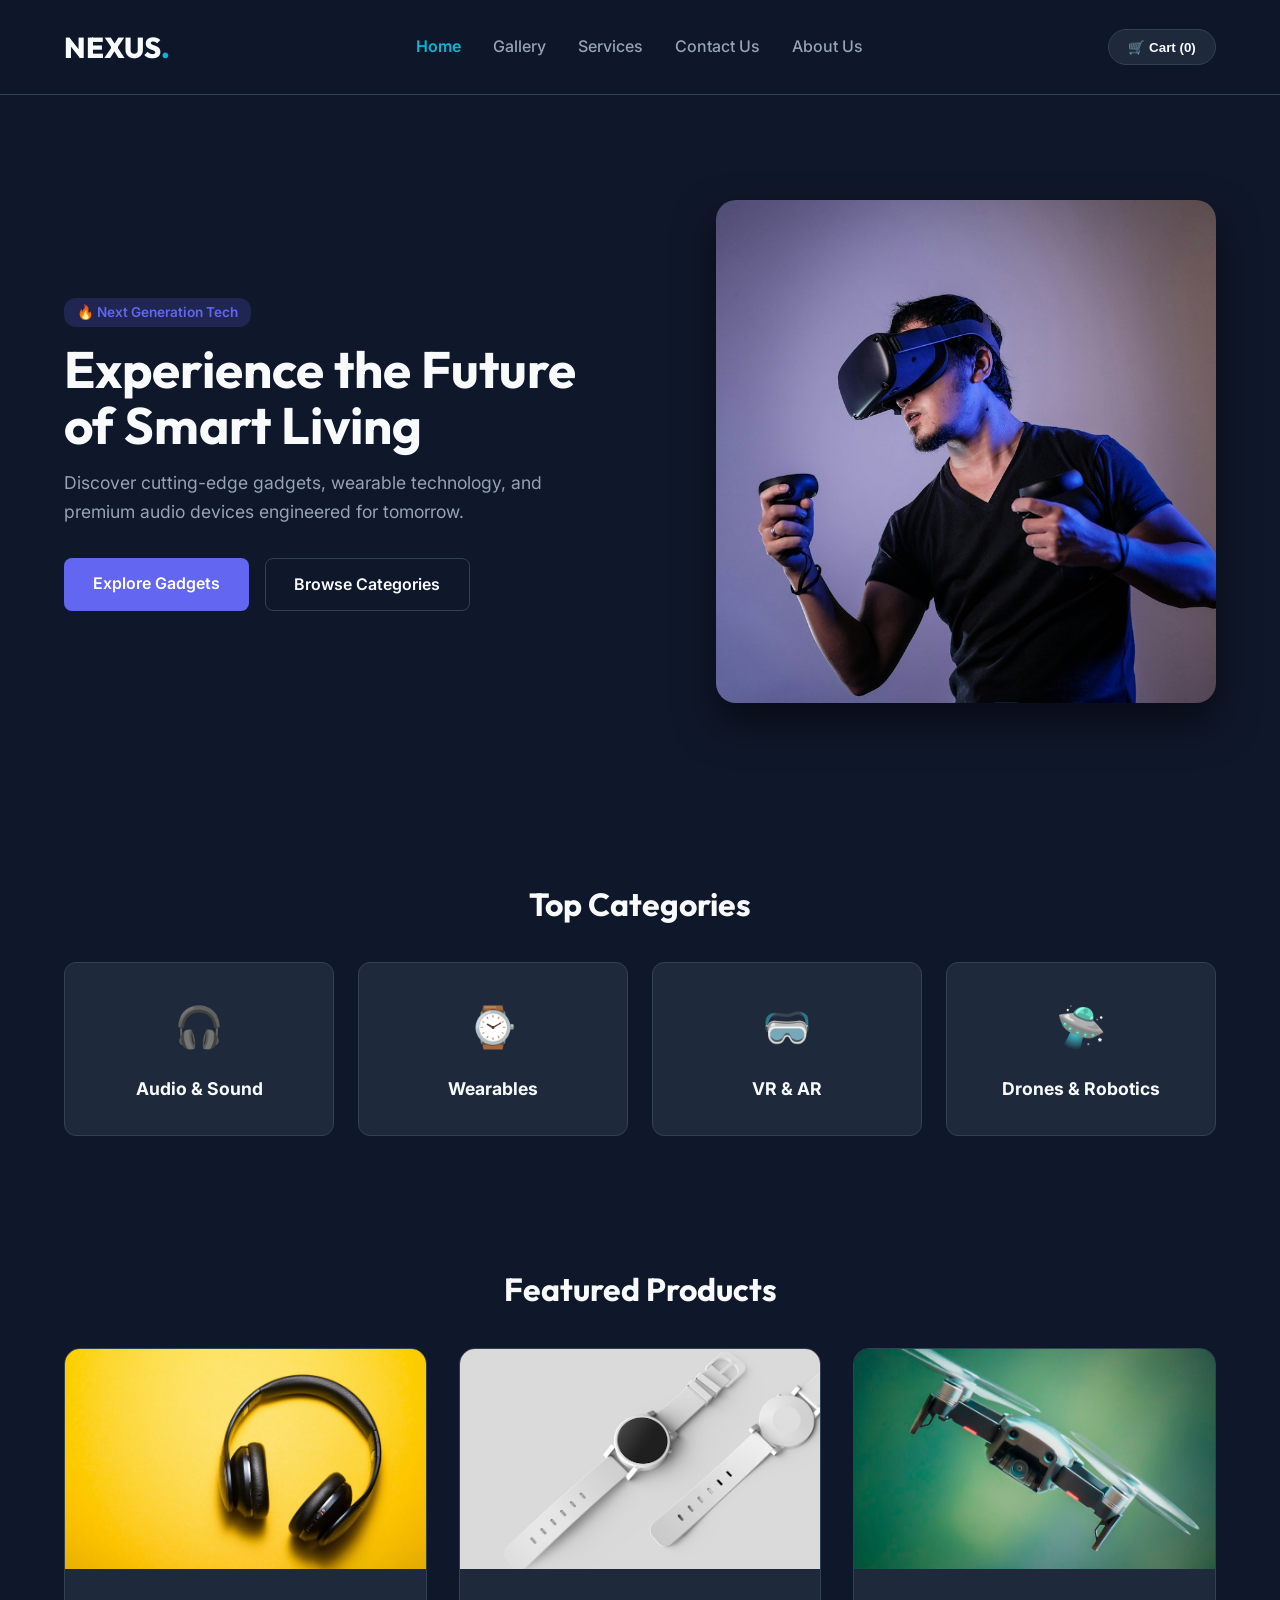
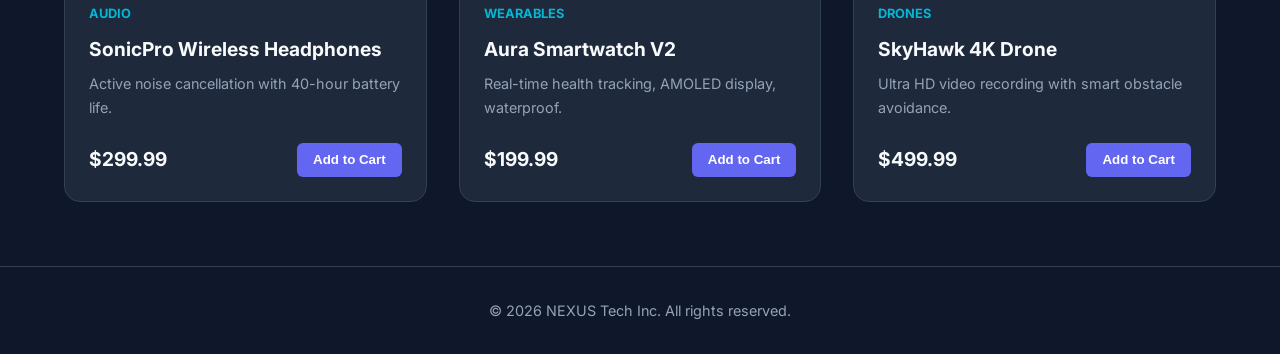
<file: index.html>
<!DOCTYPE html>
<html lang="en">
<head>
    <meta charset="UTF-8">
    <meta name="viewport" content="width=device-width, initial-scale=1.0">
    <title>NEXUS - Next-Gen Tech & Gadgets</title>
    <!-- Google Fonts -->
    <link rel="preconnect" href="https://fonts.googleapis.com">
    <link rel="preconnect" href="https://fonts.gstatic.com" crossorigin>
    <link href="https://fonts.googleapis.com/css2?family=Inter:wght@300;400;500;600;700&family=Outfit:wght@500;600;700;800&display=swap" rel="stylesheet">
    <!-- CSS Stylesheet -->
    <link rel="stylesheet" href="Assets/CSS/style.css">
    <link rel="icon" type="image/svg+xml" href="data:image/svg+xml,<svg xmlns='http://www.w3.org/2000/svg' viewBox='0 0 100 100'><rect width='100' height='100' rx='24' fill='%230f172a'/><path d='M30 70 V30 L55 60 V30 H70 V70 L45 40 V70 Z' fill='%2306b6d4'/><circle cx='70' cy='70' r='5' fill='%236366f1'/></svg>">
</head>
<body>

    <!-- Header / Navigation -->
    <header class="navbar">
        <div class="logo">NEXUS<span>.</span></div>
        <nav class="nav-links">
            <a href="index.html" class="active">Home</a>
            <a href="gallery.html">Gallery</a>
            <a href="services.html">Services</a>
            <a href="contact_us.html">Contact Us</a>
            <a href="about_us.html">About Us</a>
        </nav>
        <div class="nav-actions">
            <button class="cart-btn">🛒 Cart (<span id="cart-count">0</span>)</button>
        </div>
    </header>

    <!-- Hero Section -->
    <section class="hero" id="home">
        <div class="hero-content">
            <span class="badge">🔥 Next Generation Tech</span>
            <h1>Experience the Future of Smart Living</h1>
            <p>Discover cutting-edge gadgets, wearable technology, and premium audio devices engineered for tomorrow.</p>
            <div class="hero-btns">
                <a href="#products" class="btn primary-btn">Explore Gadgets</a>
                <a href="#categories" class="btn secondary-btn">Browse Categories</a>
            </div>
        </div>
        <div class="hero-image">
            <img src="Assets/Images/first.png" alt="Futuristic VR Headset">
        </div>
    </section>

    <!-- Categories Section -->
    <section class="categories" id="categories">
        <h2>Top Categories</h2>
        <div class="category-grid">
            <div class="cat-card">
                <span>🎧</span>
                <h3>Audio & Sound</h3>
            </div>
            <div class="cat-card">
                <span>⌚</span>
                <h3>Wearables</h3>
            </div>
            <div class="cat-card">
                <span>🥽</span>
                <h3>VR & AR</h3>
            </div>
            <div class="cat-card">
                <span>🛸</span>
                <h3>Drones & Robotics</h3>
            </div>
        </div>
    </section>

    <!-- Featured Products Section -->
    <section class="products" id="products">
        <h2>Featured Products</h2>
        <div class="product-grid">

            <!-- Product Card 1 -->
            <div class="product-card">
                <div class="img-box">
                    <img src="Assets/Images/second.png" alt="Wireless Noise Canceling Headphones">
                </div>
                <div class="product-info">
                    <span class="category-tag">Audio</span>
                    <h3>SonicPro Wireless Headphones</h3>
                    <p class="description">Active noise cancellation with 40-hour battery life.</p>
                    <div class="product-bottom">
                        <span class="price">$299.99</span>
                        <button class="add-to-cart-btn" onclick="addToCart('SonicPro Headphones')">Add to Cart</button>
                    </div>
                </div>
            </div>

            <!-- Product Card 2 -->
            <div class="product-card">
                <div class="img-box">
                    <img src="Assets/Images/third.png" alt="Smart Fitness Watch">
                </div>
                <div class="product-info">
                    <span class="category-tag">Wearables</span>
                    <h3>Aura Smartwatch V2</h3>
                    <p class="description">Real-time health tracking, AMOLED display, waterproof.</p>
                    <div class="product-bottom">
                        <span class="price">$199.99</span>
                        <button class="add-to-cart-btn" onclick="addToCart('Aura Smartwatch V2')">Add to Cart</button>
                    </div>
                </div>
            </div>

            <!-- Product Card 3 -->
            <div class="product-card">
                <div class="img-box">
                    <img src="Assets/Images/fourth.png" alt="4K Camera Drone">
                </div>
                <div class="product-info">
                    <span class="category-tag">Drones</span>
                    <h3>SkyHawk 4K Drone</h3>
                    <p class="description">Ultra HD video recording with smart obstacle avoidance.</p>
                    <div class="product-bottom">
                        <span class="price">$499.99</span>
                        <button class="add-to-cart-btn" onclick="addToCart('SkyHawk 4K Drone')">Add to Cart</button>
                    </div>
                </div>
            </div>

        </div>
    </section>

    <!-- Footer -->
    <footer>
        <div class="footer-container">
            <p>&copy; 2026 NEXUS Tech Inc. All rights reserved.</p>
        </div>
    </footer>

    <!-- JS Script Link -->
    <script src="Assets/JS/script.js"></script>
    <script src="Assets/JS/cart.js"></script>
</body>
</html>
</file>
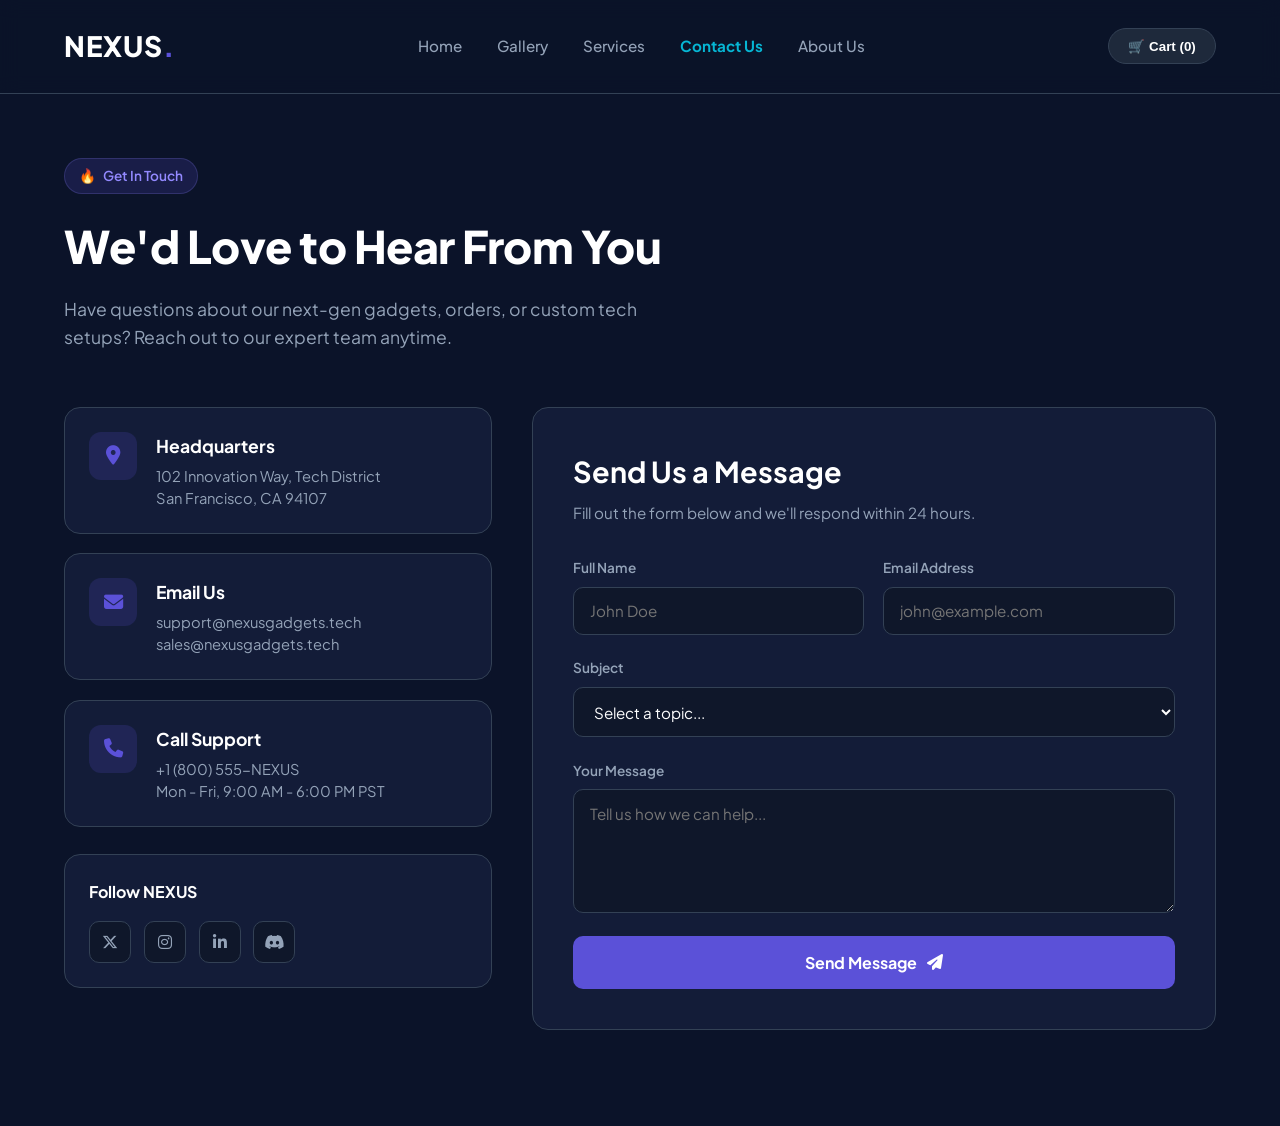
<file: contact_us.html>
<!DOCTYPE html>
<html lang="en">
<head>
    <meta charset="UTF-8">
    <meta name="viewport" content="width=device-width, initial-scale=1.0">
    <title>Contact Us - NEXUS Next-Gen Tech & Gadgets</title>
    <!-- Font Awesome for Icons -->
    <link rel="stylesheet" href="https://cdnjs.cloudflare.com/ajax/libs/font-awesome/6.5.1/css/all.min.css">
    <!-- Google Fonts -->
    <link href="https://fonts.googleapis.com/css2?family=Plus+Jakarta+Sans:wght@400;500;600;700;800&display=swap" rel="stylesheet">
    <!-- External CSS -->
    <link rel="stylesheet" href="Assets/CSS/contact.css">
    <link rel="icon" type="image/svg+xml" href="data:image/svg+xml,<svg xmlns='http://www.w3.org/2000/svg' viewBox='0 0 100 100'><rect width='100' height='100' rx='24' fill='%230f172a'/><path d='M30 70 V30 L55 60 V30 H70 V70 L45 40 V70 Z' fill='%2306b6d4'/><circle cx='70' cy='70' r='5' fill='%236366f1'/></svg>">
</head>
<body>

    <!-- Header Navigation -->
    <header class="navbar">
        <div class="logo">
            <a href="index.html">NEXUS<span class="logo-dot">.</span></a>
        </div>
        <nav class="nav-links">
            <a href="index.html">Home</a>
            <a href="gallery.html">Gallery</a>
            <a href="services.html">Services</a>
            <a href="contact.html" class="active">Contact Us</a>
            <a href="about_us.html">About Us</a>
        </nav>
        <div class="nav-actions">
    <button class="cart-btn" id="cart-toggle">🛒 Cart (<span id="cart-count">0</span>)</button>
</div>
    </header>

    <!-- Main Contact Section -->
    <main class="contact-container">
        
        <!-- Page Header -->
        <section class="contact-header">
            <span class="badge">
                <span class="badge-fire">🔥</span> Get In Touch
            </span>
            <h1>We'd Love to Hear From You</h1>
            <p>Have questions about our next-gen gadgets, orders, or custom tech setups? Reach out to our expert team anytime.</p>
        </section>

        <!-- Content Grid (Cards + Form) -->
        <div class="contact-grid">
            
            <!-- Left Info Sidebar -->
            <div class="contact-info">
                
                <div class="info-card">
                    <div class="icon-box">
                        <i class="fa-solid fa-location-dot"></i>
                    </div>
                    <div>
                        <h3>Headquarters</h3>
                        <p>102 Innovation Way, Tech District<br>San Francisco, CA 94107</p>
                    </div>
                </div>

                <div class="info-card">
                    <div class="icon-box">
                        <i class="fa-solid fa-envelope"></i>
                    </div>
                    <div>
                        <h3>Email Us</h3>
                        <p>support@nexusgadgets.tech</p>
                        <p>sales@nexusgadgets.tech</p>
                    </div>
                </div>

                <div class="info-card">
                    <div class="icon-box">
                        <i class="fa-solid fa-phone"></i>
                    </div>
                    <div>
                        <h3>Call Support</h3>
                        <p>+1 (800) 555-NEXUS</p>
                        <p>Mon - Fri, 9:00 AM - 6:00 PM PST</p>
                    </div>
                </div>

                <!-- Connect / Social Links -->
                <div class="social-box">
                    <h3>Follow NEXUS</h3>
                    <div class="social-icons">
                        <a href="#" aria-label="Twitter"><i class="fa-brands fa-x-twitter"></i></a>
                        <a href="#" aria-label="Instagram"><i class="fa-brands fa-instagram"></i></a>
                        <a href="#" aria-label="LinkedIn"><i class="fa-brands fa-linkedin-in"></i></a>
                        <a href="#" aria-label="Discord"><i class="fa-brands fa-discord"></i></a>
                    </div>
                </div>

            </div>

            <!-- Right Contact Form -->
            <div class="contact-form-card">
                <h2>Send Us a Message</h2>
                <p>Fill out the form below and we'll respond within 24 hours.</p>

                <form id="contactForm" novalidate>
                    <div class="form-row">
                        <div class="form-group">
                            <label for="fullName">Full Name</label>
                            <input type="text" id="fullName" placeholder="John Doe" required>
                            <span class="error-msg" id="nameError">Please enter your name</span>
                        </div>
                        <div class="form-group">
                            <label for="email">Email Address</label>
                            <input type="email" id="email" placeholder="john@example.com" required>
                            <span class="error-msg" id="emailError">Please enter a valid email</span>
                        </div>
                    </div>

                    <div class="form-group">
                        <label for="subject">Subject</label>
                        <select id="subject" required>
                            <option value="" disabled selected>Select a topic...</option>
                            <option value="Product Inquiry">Product Inquiry</option>
                            <option value="Order & Shipping">Order & Shipping</option>
                            <option value="Technical Support">Technical Support</option>
                            <option value="Partnership">Partnership / Business</option>
                        </select>
                        <span class="error-msg" id="subjectError">Please select a subject</span>
                    </div>

                    <div class="form-group">
                        <label for="message">Your Message</label>
                        <textarea id="message" rows="5" placeholder="Tell us how we can help..." required></textarea>
                        <span class="error-msg" id="messageError">Please enter your message</span>
                    </div>

                    <button type="submit" class="btn-primary" id="submitBtn">
                        <span>Send Message</span>
                        <i class="fa-solid fa-paper-plane"></i>
                    </button>
                    
                    <!-- Form Status Alert -->
                    <div id="formStatus" class="form-status"></div>
                </form>
            </div>

        </div>

    </main>

    <!-- External JS -->
    <script src="Assets/JS/contact.js"></script>
    <script src="Assets/JS/cart.js"></script>
</body>
</html>
</file>
<file: Assets/CSS/style.css>
/* Color Palette Variables */
:root {
    --bg-primary: #0f172a;      /* Slate 900 */
    --bg-secondary: #1e293b;    /* Slate 800 */
    --accent-primary: #6366f1;  /* Indigo */
    --accent-secondary: #06b6d4;/* Cyan */
    --text-primary: #f8fafc;    /* White */
    --text-secondary: #94a3b8;  /* Muted Slate */
    --border-color: #334155;
    --font-heading: 'Outfit', sans-serif;
    --font-body: 'Inter', sans-serif;
}

* {
    margin: 0;
    padding: 0;
    box-sizing: border-box;
}

body {
    background-color: var(--bg-primary);
    color: var(--text-primary);
    font-family: var(--font-body);
    line-height: 1.6;
}

/* Header & Navbar */
.navbar {
    display: flex;
    justify-content: space-between;
    align-items: center;
    padding: 1.5rem 5%;
    background-color: rgba(15, 23, 42, 0.9);
    backdrop-filter: blur(10px);
    position: sticky;
    top: 0;
    z-index: 1000;
    border-bottom: 1px solid var(--border-color);
}

.logo {
    font-family: var(--font-heading);
    font-size: 1.8rem;
    font-weight: 800;
    color: var(--text-primary);
}

.logo span {
    color: var(--accent-secondary);
}

.nav-links {
    display: flex;
    gap: 2rem;
}

.nav-links {
    display: flex;
    gap: 2rem;
}

.nav-links a {
    color: var(--text-secondary);
    text-decoration: none;
    font-weight: 500;
    transition: color 0.3s ease;
}

/* Hover and Active/Current Page Link State */
.nav-links a:hover,
.nav-links a.active {
    color: var(--accent-secondary);
    font-weight: 600;
}

.cart-btn {
    background: var(--bg-secondary);
    color: var(--text-primary);
    border: 1px solid var(--border-color);
    padding: 0.6rem 1.2rem;
    border-radius: 20px;
    cursor: pointer;
    font-weight: 600;
    transition: 0.3s;
}

.cart-btn:hover {
    border-color: var(--accent-primary);
}

/* Hero Section */
.hero {
    display: flex;
    align-items: center;
    justify-content: space-between;
    padding: 5rem 5%;
    gap: 2rem;
    min-height: 80vh;
}

.hero-content {
    max-width: 550px;
}

.badge {
    background: rgba(99, 102, 241, 0.2);
    color: var(--accent-primary);
    padding: 0.4rem 0.8rem;
    border-radius: 12px;
    font-size: 0.85rem;
    font-weight: 600;
}

.hero-content h1 {
    font-family: var(--font-heading);
    font-size: 3.2rem;
    margin: 1rem 0;
    line-height: 1.1;
}

.hero-content p {
    color: var(--text-secondary);
    font-size: 1.1rem;
    margin-bottom: 2rem;
}

.hero-btns {
    display: flex;
    gap: 1rem;
}

.btn {
    padding: 0.8rem 1.8rem;
    border-radius: 8px;
    text-decoration: none;
    font-weight: 600;
    transition: 0.3s;
}

.primary-btn {
    background-color: var(--accent-primary);
    color: white;
}

.primary-btn:hover {
    background-color: #4f46e5;
}

.secondary-btn {
    border: 1px solid var(--border-color);
    color: var(--text-primary);
}

.secondary-btn:hover {
    background-color: var(--bg-secondary);
}

.hero-image img {
    width: 100%;
    max-width: 500px;
    border-radius: 20px;
    box-shadow: 0 20px 40px rgba(0, 0, 0, 0.5);
}

/* Categories Section */
.categories, .products {
    padding: 4rem 5%;
}

h2 {
    font-family: var(--font-heading);
    font-size: 2rem;
    margin-bottom: 2rem;
    text-align: center;
}

.category-grid {
    display: grid;
    grid-template-columns: repeat(auto-fit, minmax(200px, 1fr));
    gap: 1.5rem;
}

.cat-card {
    background: var(--bg-secondary);
    padding: 2rem;
    border-radius: 12px;
    text-align: center;
    border: 1px solid var(--border-color);
    transition: 0.3s;
    cursor: pointer;
}

.cat-card span {
    font-size: 2.5rem;
}

.cat-card h3 {
    margin-top: 1rem;
    font-size: 1.1rem;
}

.cat-card:hover {
    transform: translateY(-5px);
    border-color: var(--accent-secondary);
}

/* Product Cards Grid */
.product-grid {
    display: grid;
    grid-template-columns: repeat(auto-fit, minmax(280px, 1fr));
    gap: 2rem;
}

.product-card {
    background: var(--bg-secondary);
    border-radius: 16px;
    overflow: hidden;
    border: 1px solid var(--border-color);
    transition: 0.3s;
}

.product-card:hover {
    transform: translateY(-5px);
    border-color: var(--accent-primary);
}

.img-box img {
    width: 100%;
    height: 220px;
    object-fit: cover;
}

.product-info {
    padding: 1.5rem;
}

.category-tag {
    color: var(--accent-secondary);
    font-size: 0.8rem;
    text-transform: uppercase;
    font-weight: 700;
}

.product-info h3 {
    margin: 0.5rem 0;
    font-size: 1.2rem;
}

.description {
    color: var(--text-secondary);
    font-size: 0.9rem;
    margin-bottom: 1.5rem;
}

.product-bottom {
    display: flex;
    justify-content: space-between;
    align-items: center;
}

.price {
    font-size: 1.2rem;
    font-weight: 700;
    color: var(--text-primary);
}

.add-to-cart-btn {
    background-color: var(--accent-primary);
    color: white;
    border: none;
    padding: 0.6rem 1rem;
    border-radius: 6px;
    cursor: pointer;
    font-weight: 600;
    transition: 0.2s;
}

.add-to-cart-btn:hover {
    background-color: #4f46e5;
}

/* Footer */
footer {
    border-top: 1px solid var(--border-color);
    text-align: center;
    padding: 2rem;
    color: var(--text-secondary);
    font-size: 0.9rem;
}

/* Responsive adjustments */
@media (max-width: 768px) {
    .hero {
        flex-direction: column;
        text-align: center;
    }
    
    .hero-btns {
        justify-content: center;
    }
    
    .nav-links {
        display: none; /* Can be updated to a mobile drawer toggle */
    }
}
</file>
<file: Assets/CSS/contact.css>
/* ==========================================
   NEXUS Dark Theme Styles
   ========================================== */

:root {
    --bg-dark: #0b1329;
    --card-bg: #131c38;
    --card-hover: #192447;
    --input-bg: #0f172a;
    --border-color: #334155;
    --accent-blue: #5b51d8;
    --accent-secondary: #06b6d4;/* Cyan */
    --accent-primary: #6366f1;  /* Indigo */
    --bg-secondary: #1e293b;    /* Slate 800 */
    --accent-blue-hover: #483ec7;
    --badge-bg: rgba(91, 81, 216, 0.18);
    --text-primary: #ffffff;
    --text-secondary: #94a3b8;
    --text-muted: #64748b;
    --font-family: 'Plus Jakarta Sans', sans-serif;
    --border-radius: 16px;
    --transition: all 0.3s ease;
}

* {
    margin: 0;
    padding: 0;
    box-sizing: border-box;
}

body {
    background-color: var(--bg-dark);
    color: var(--text-primary);
    font-family: var(--font-family);
    min-height: 100vh;
    line-height: 1.6;
}

/* Header Navbar */
.navbar {
    display: flex;
    justify-content: space-between;
    align-items: center;
    padding: 1.5rem 5%;
    background-color: rgba(11, 19, 41, 0.95);
    backdrop-filter: blur(10px);
    border-bottom: 1px solid var(--border-color);
    position: sticky;
    top: 0;
    z-index: 1000;
}

.logo a {
    font-size: 1.75rem;
    font-weight: 800;
    letter-spacing: 1px;
    color: var(--text-primary);
    text-decoration: none;
}

.logo-dot {
    color: var(--accent-blue);
}

.nav-links {
    display: flex;
    gap: 2.2rem;
}

/* Header Navbar Links */
.nav-links {
    display: flex;
    gap: 2.2rem;
}

.nav-links a {
    color: var(--text-secondary);
    text-decoration: none;
    font-size: 0.95rem;
    font-weight: 500;
    transition: var(--transition);
}

/* Active State matching image (White & Bold) */
.nav-links a:hover,
.nav-links a.active {
    color: #06b6d4; /* or var(--accent-secondary) */
    font-weight: 700;
}
/* Cart Button (Contact Page Unified Style) */
.cart-btn {
    background: var(--bg-secondary);
    color: var(--text-primary);
    border: 1px solid var(--border-color);
    padding: 0.6rem 1.2rem;
    border-radius: 20px;
    cursor: pointer;
    font-weight: 600;
    transition: 0.3s;
}

.cart-btn:hover {
    border-color: var(--accent-primary);
}



/* Contact Container */
.contact-container {
    max-width: 1200px;
    margin: 0 auto;
    padding: 4rem 1.5rem 6rem;
}

/* Header Section */
.contact-header {
    margin-bottom: 3.5rem;
}

.badge {
    display: inline-flex;
    align-items: center;
    gap: 0.4rem;
    background-color: var(--badge-bg);
    color: #9389ff;
    padding: 0.4rem 0.9rem;
    border-radius: 50px;
    font-size: 0.85rem;
    font-weight: 600;
    margin-bottom: 1rem;
    border: 1px solid rgba(147, 137, 255, 0.2);
}

.contact-header h1 {
    font-size: 2.8rem;
    font-weight: 800;
    letter-spacing: -0.5px;
    margin-bottom: 0.8rem;
}

.contact-header p {
    color: var(--text-secondary);
    font-size: 1.1rem;
    max-width: 600px;
}

/* Layout Grid */
.contact-grid {
    display: grid;
    grid-template-columns: 1fr 1.6fr;
    gap: 2.5rem;
}

/* Sidebar Info Cards */
.contact-info {
    display: flex;
    flex-direction: column;
    gap: 1.2rem;
}

.info-card {
    background-color: var(--card-bg);
    border: 1px solid var(--border-color);
    padding: 1.5rem;
    border-radius: var(--border-radius);
    display: flex;
    align-items: flex-start;
    gap: 1.2rem;
    transition: var(--transition);
}

.info-card:hover {
    border-color: var(--accent-blue);
    transform: translateY(-2px);
}

.icon-box {
    background-color: var(--badge-bg);
    color: var(--accent-blue);
    width: 48px;
    height: 48px;
    border-radius: 12px;
    display: flex;
    align-items: center;
    justify-content: center;
    font-size: 1.2rem;
    flex-shrink: 0;
}

.info-card h3 {
    font-size: 1.1rem;
    margin-bottom: 0.3rem;
    font-weight: 700;
}

.info-card p {
    color: var(--text-secondary);
    font-size: 0.92rem;
    line-height: 1.5;
}

/* Social Box */
.social-box {
    background-color: var(--card-bg);
    border: 1px solid var(--border-color);
    padding: 1.5rem;
    border-radius: var(--border-radius);
    margin-top: 0.5rem;
}

.social-box h3 {
    font-size: 1rem;
    margin-bottom: 1rem;
    font-weight: 700;
}

.social-icons {
    display: flex;
    gap: 0.8rem;
}

.social-icons a {
    width: 42px;
    height: 42px;
    background-color: var(--input-bg);
    border: 1px solid var(--border-color);
    border-radius: 10px;
    display: flex;
    align-items: center;
    justify-content: center;
    color: var(--text-secondary);
    text-decoration: none;
    transition: var(--transition);
}

.social-icons a:hover {
    background-color: var(--accent-blue);
    color: #fff;
    border-color: var(--accent-blue);
}

/* Contact Form Card */
.contact-form-card {
    background-color: var(--card-bg);
    border: 1px solid var(--border-color);
    padding: 2.5rem;
    border-radius: var(--border-radius);
}

.contact-form-card h2 {
    font-size: 1.8rem;
    font-weight: 700;
    margin-bottom: 0.4rem;
}

.contact-form-card p {
    color: var(--text-secondary);
    font-size: 0.95rem;
    margin-bottom: 2rem;
}

/* Form Styles */
.form-row {
    display: grid;
    grid-template-columns: 1fr 1fr;
    gap: 1.2rem;
}

.form-group {
    display: flex;
    flex-direction: column;
    margin-bottom: 1.4rem;
}

.form-group label {
    font-size: 0.85rem;
    font-weight: 600;
    color: var(--text-secondary);
    margin-bottom: 0.5rem;
}

.form-group input,
.form-group select,
.form-group textarea {
    background-color: var(--input-bg);
    border: 1px solid var(--border-color);
    border-radius: 10px;
    padding: 0.85rem 1rem;
    color: var(--text-primary);
    font-family: inherit;
    font-size: 0.95rem;
    outline: none;
    transition: var(--transition);
}

.form-group input:focus,
.form-group select:focus,
.form-group textarea:focus {
    border-color: var(--accent-blue);
    box-shadow: 0 0 0 3px rgba(91, 81, 216, 0.2);
}

.form-group select {
    cursor: pointer;
    color: var(--text-primary);
}

.form-group select option {
    background-color: var(--card-bg);
    color: var(--text-primary);
}

/* Validation Error Styles */
.error-msg {
    color: #f87171;
    font-size: 0.8rem;
    margin-top: 0.4rem;
    display: none;
}

.form-group.invalid input,
.form-group.invalid select,
.form-group.invalid textarea {
    border-color: #f87171;
}

.form-group.invalid .error-msg {
    display: block;
}

/* Form Submit Button */
.btn-primary {
    width: 100%;
    background-color: var(--accent-blue);
    color: #fff;
    border: none;
    padding: 1rem 1.5rem;
    border-radius: 10px;
    font-family: inherit;
    font-size: 1rem;
    font-weight: 700;
    cursor: pointer;
    display: flex;
    align-items: center;
    justify-content: center;
    gap: 0.6rem;
    transition: var(--transition);
}

.btn-primary:hover {
    background-color: var(--accent-blue-hover);
    transform: translateY(-1px);
}

/* Form Alert Status */
.form-status {
    margin-top: 1.2rem;
    padding: 1rem;
    border-radius: 10px;
    font-size: 0.9rem;
    display: none;
    text-align: center;
}

.form-status.success {
    display: block;
    background-color: rgba(34, 197, 94, 0.15);
    border: 1px solid rgba(34, 197, 94, 0.4);
    color: #4ade80;
}

.form-status.error {
    display: block;
    background-color: rgba(239, 68, 68, 0.15);
    border: 1px solid rgba(239, 68, 68, 0.4);
    color: #f87171;
}

/* Responsive Design */
@media (max-width: 900px) {
    .contact-grid {
        grid-template-columns: 1fr;
    }
}

@media (max-width: 600px) {
    .form-row {
        grid-template-columns: 1fr;
    }
    .contact-header h1 {
        font-size: 2.1rem;
    }
    .contact-form-card {
        padding: 1.5rem;
    }
}
</file>
